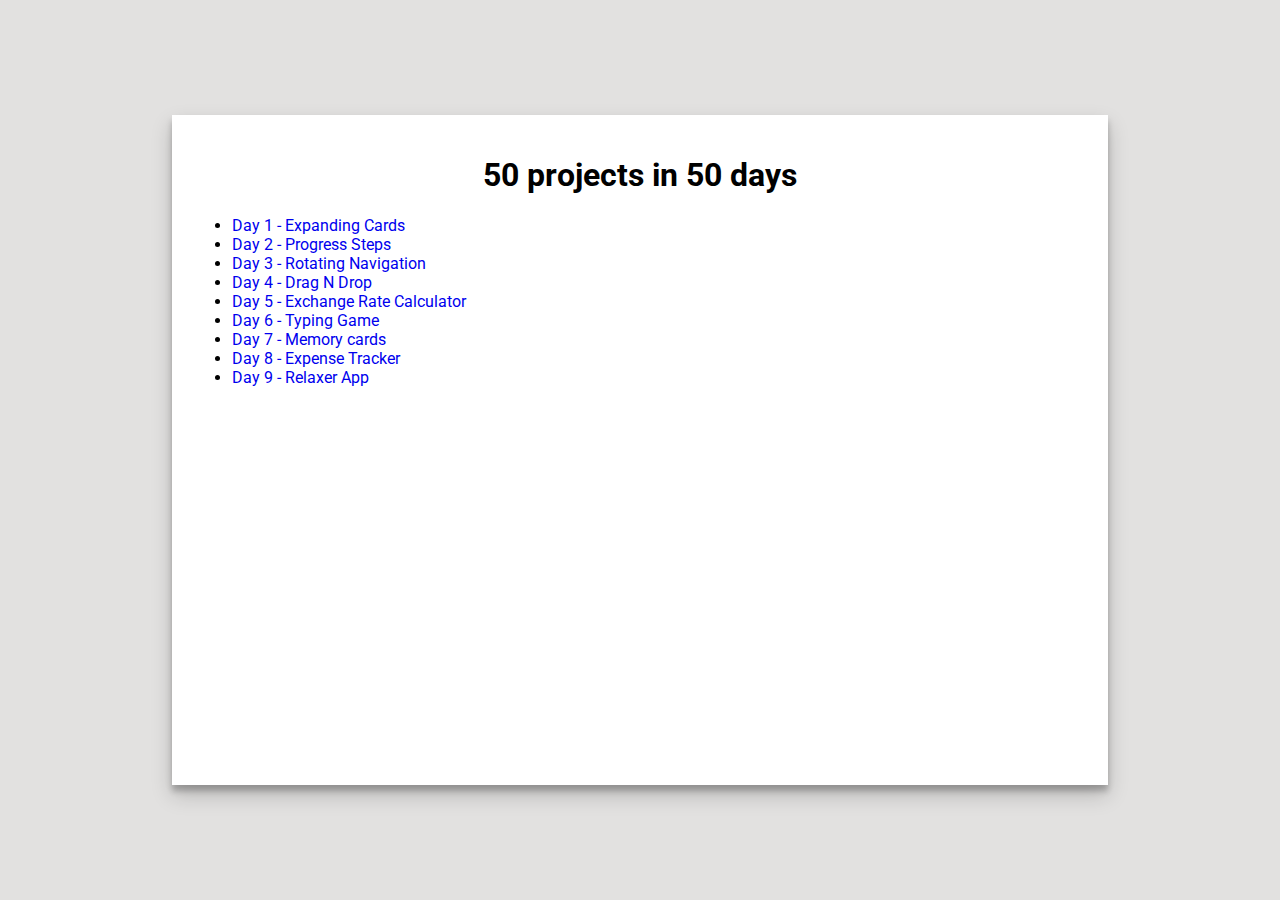
<file: index.html>
<!DOCTYPE html>
<html lang="en">

<head>
	<meta charset="UTF-8">
	<meta http-equiv="X-UA-Compatible" content="IE=edge">
	<meta name="viewport" content="width=device-width, initial-scale=1.0">
	<title>50 projects in 50 days</title>
	<link rel="stylesheet" href="style.css">
</head>

<body>
	<div class="container">
		<h1 class="page-title">50 projects in 50 days</h1>
		<ul class="project-list">
			<li class="project">
				<a href="Day%201%20-%20Expanding%20Cards/index.html">Day 1 - Expanding Cards</a>
			</li>

			<li class="project">
				<a href="Day%202%20-%20Progress%20Steps/index.html">Day 2 - Progress Steps</a>
			</li>

			<li class="project">
				<a href="Day%203%20-%20Rotating%20Navigation/index.html">Day 3 - Rotating Navigation</a>
			</li>

			<li class="project">
				<a href="Day%204%20-%20Drag%20N%20Drop/index.html">Day 4 - Drag N Drop</a>
			</li>

			<li class="project">
				<a href="Day%205%20-%20Exchange%20Rate%20Calculator/index.html">Day 5 - Exchange Rate Calculator</a>
			</li>

			<li class="project">
				<a href="Day%206%20-%20Typing%20Game/index.html">Day 6 - Typing Game</a>
			</li>

			<li class="project">
				<a href="Day%207%20-%20Memory%20Cards/index.html">Day 7 - Memory cards</a>
			</li>

			<li class="project">
				<a href="Day%208%20-%20Expense%20Tracker/index.html">Day 8 - Expense Tracker</a>
			</li>

			<li class="project">
				<a href="Day%209%20-%20Relaxer%20App/index.html">Day 9 - Relaxer App</a>
			</li>
		</ul>
	</div>
</body>

</html>
</file>
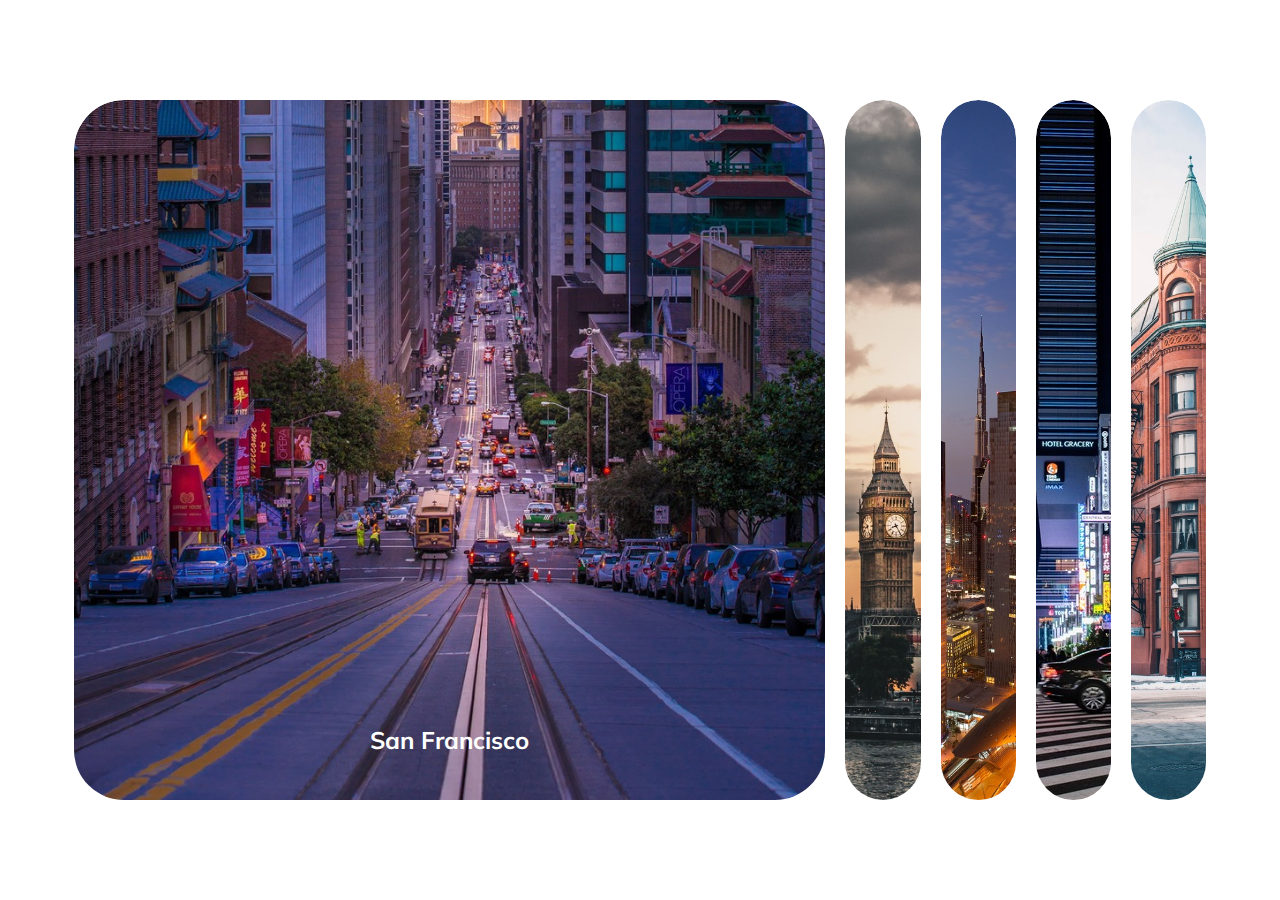
<file: Day 1 - Expanding Cards/index.html>
<!DOCTYPE html>
<html lang="en">
<head>
	<meta charset="UTF-8">
	<meta http-equiv="X-UA-Compatible" content="IE=edge">
	<meta name="viewport" content="width=device-width, initial-scale=1.0">
	<title>Expandings cards</title>

	<link rel="stylesheet" href="style.css">
	<script src="script.js" defer></script>
</head>
<body>
	<div class="container">
		<div class="panel active">
			<img class="panel__img" src="img/san-francisco.jpg" alt="San Francisco">
			<h3 class="panel__title">San Francisco</h3>
		</div>
		<div class="panel">
			<img class="panel__img" src="img/london.jpg" alt="London">
			<h3 class="panel__title">London</h3>
		</div>
		<div class="panel">
			<img class="panel__img" src="img/dubai.jpg" alt="Dubai">
			<h3 class="panel__title">Dubai</h3>
		</div>
		<div class="panel">
			<img class="panel__img" src="img/tokyo.jpg" alt="Tokyo">
			<h3 class="panel__title">Tokyo</h3>
		</div>
		<div class="panel">
			<img class="panel__img" src="img/toronto.jpg" alt="Toronto">
			<h3 class="panel__title">Toronto</h3>
		</div>
	</div>
</body>
</html>
</file>
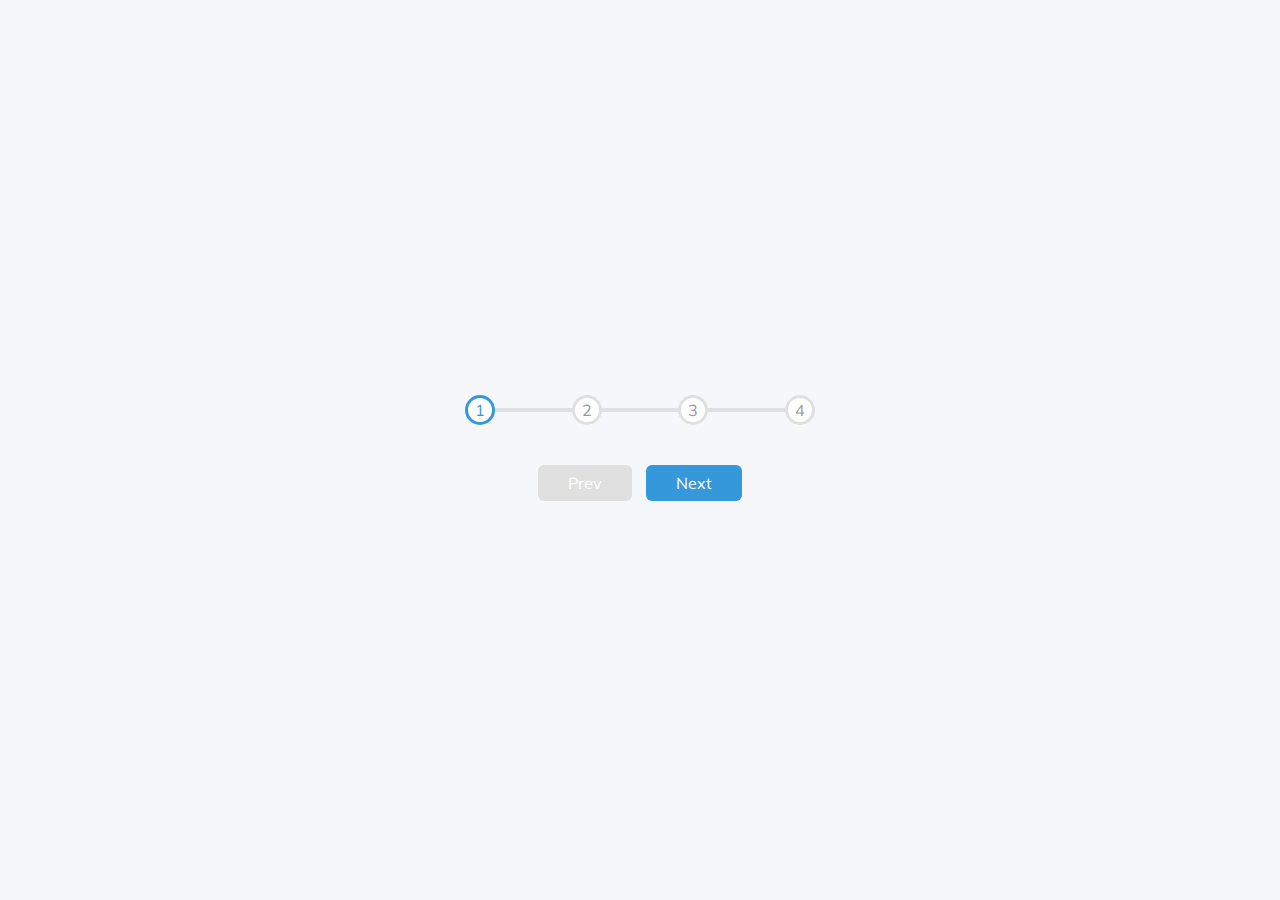
<file: Day 2 - Progress Steps/index.html>
<!DOCTYPE html>
<html lang="en">
<head>
	<meta charset="UTF-8">
	<meta http-equiv="X-UA-Compatible" content="IE=edge">
	<meta name="viewport" content="width=device-width, initial-scale=1.0">
	
	<title>Progress Steps</title>

	<link rel="stylesheet" href="style.css">
	<script src="script.js" defer></script>
</head>
<body>
	<div class="container">
		<div class="progress-container">
			<div class="progress" id="progress"></div>
			<div class="circle active">1</div>
			<div class="circle">2</div>
			<div class="circle">3</div>
			<div class="circle">4</div>
		</div>
		<button class="btn" id="prev" disabled>Prev</button>
		<button class="btn" id="next">Next</button>
	</div>
</body>
</html>
</file>
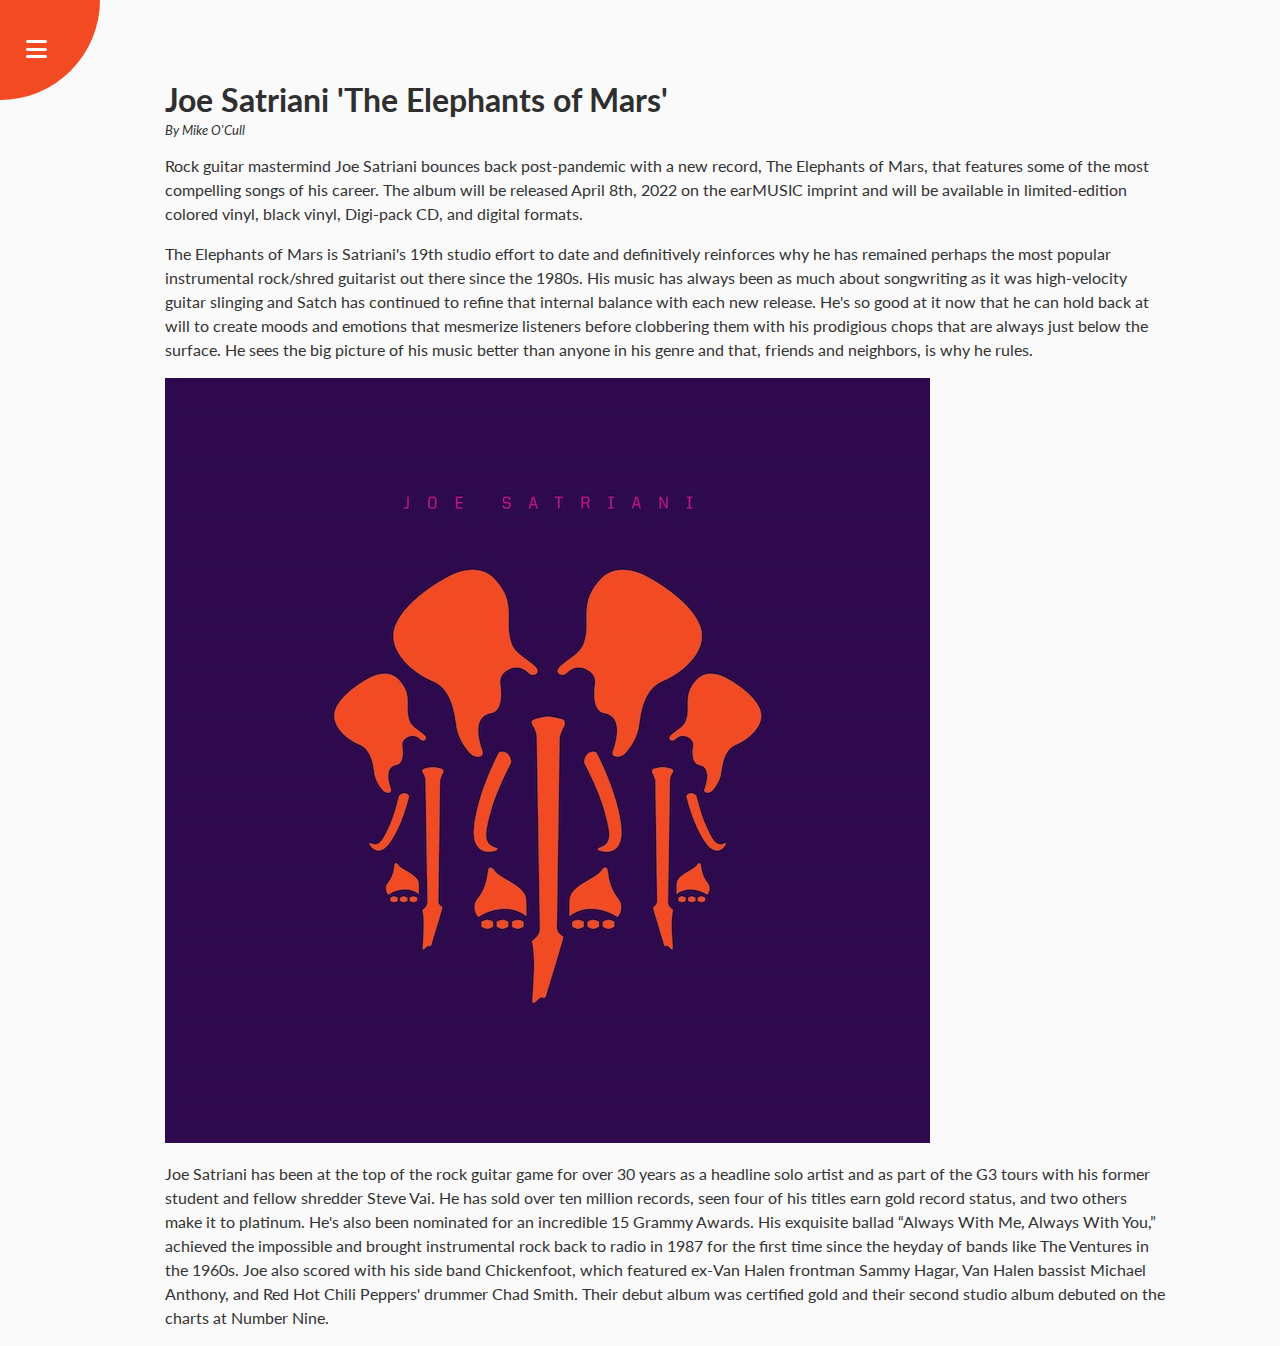
<file: Day 3 - Rotating Navigation/index.html>
<!DOCTYPE html>
<html lang="en">
<head>
	<meta charset="UTF-8">
	<meta http-equiv="X-UA-Compatible" content="IE=edge">
	<meta name="viewport" content="width=device-width, initial-scale=1.0">

	<title>Rotating Navigation</title>

	<link rel="stylesheet" href="https://cdnjs.cloudflare.com/ajax/libs/font-awesome/6.1.1/css/all.min.css">
	<link rel="stylesheet" href="style.css">
	<script src="script.js" defer></script>
</head>
<body>
	<div class="container">
		<div class="circle-container">
			<div class="circle">
				<button id="close">
					<i class="fas fa-times"></i>
				</button>
				<button id="open">
					<i class="fas fa-bars"></i>
				</button>
			</div>
		</div>
		<div class="content show-nav">
			<h1 class="page-title">Joe Satriani 'The Elephants of Mars'</h1>
			<small class="text-author">By Mike O'Cull</small>
			<p class="page-text">Rock guitar mastermind Joe Satriani bounces back post-pandemic with a new record, The Elephants of Mars, that features
			some of the most compelling songs of his career. The album will be released April 8th, 2022 on the earMUSIC imprint and
			will be available in limited-edition colored vinyl, black vinyl, Digi-pack CD, and digital formats.</p>
			<p class="page-text">The Elephants of Mars is Satriani's 19th studio effort to date and definitively reinforces why he has remained perhaps
			the most popular instrumental rock/shred guitarist out there since the 1980s. His music has always been as much about
			songwriting as it was high-velocity guitar slinging and Satch has continued to refine that internal balance with each
			new release. He's so good at it now that he can hold back at will to create moods and emotions that mesmerize listeners
			before clobbering them with his prodigious chops that are always just below the surface. He sees the big picture of his
			music better than anyone in his genre and that, friends and neighbors, is why he rules.</p>
			<div class="img-wrapper">
				<img class="page-img" src="img/elephants.jpg" alt="Joe Satriani ‘The Elephants of Mars'">
			</div>
			<p class="page-text">
				Joe Satriani has been at the top of the rock guitar game for over 30 years as a headline solo artist and as part of the
				G3 tours with his former student and fellow shredder Steve Vai. He has sold over ten million records, seen four of his
				titles earn gold record status, and two others make it to platinum. He's also been nominated for an incredible 15 Grammy
				Awards. His exquisite ballad “Always With Me, Always With You,” achieved the impossible and brought instrumental rock
				back to radio in 1987 for the first time since the heyday of bands like The Ventures in the 1960s. Joe also scored with
				his side band Chickenfoot, which featured ex-Van Halen frontman Sammy Hagar, Van Halen bassist Michael Anthony, and Red
				Hot Chili Peppers' drummer Chad Smith. Their debut album was certified gold and their second studio album debuted on the
				charts at Number Nine.
			</p>
		</div>
	</div>
			<nav class="page-nav">
				<ul class="page-nav__list">
					<li class="page__nav__item">
						<a class="page-nav__link" href="#">
							<i class="page-nav__icon fas fa-home"></i>
							<span>Home</span>
						</a>
					</li>
					<li class="page__nav__item">
						<a class="page-nav__link" href="#">
							<i class="page-nav__icon fas fa-user-alt"></i>
							<span>About</span>
						</a>
					</li>
					<li class="page__nav__item">
						<a class="page-nav__link" href="#">
							<i class="page-nav__icon fas fa-envelope"></i>
							<span>Contacts</span>
						</a>
					</li>
				</ul>
			</nav>
</body>
</html>
</file>
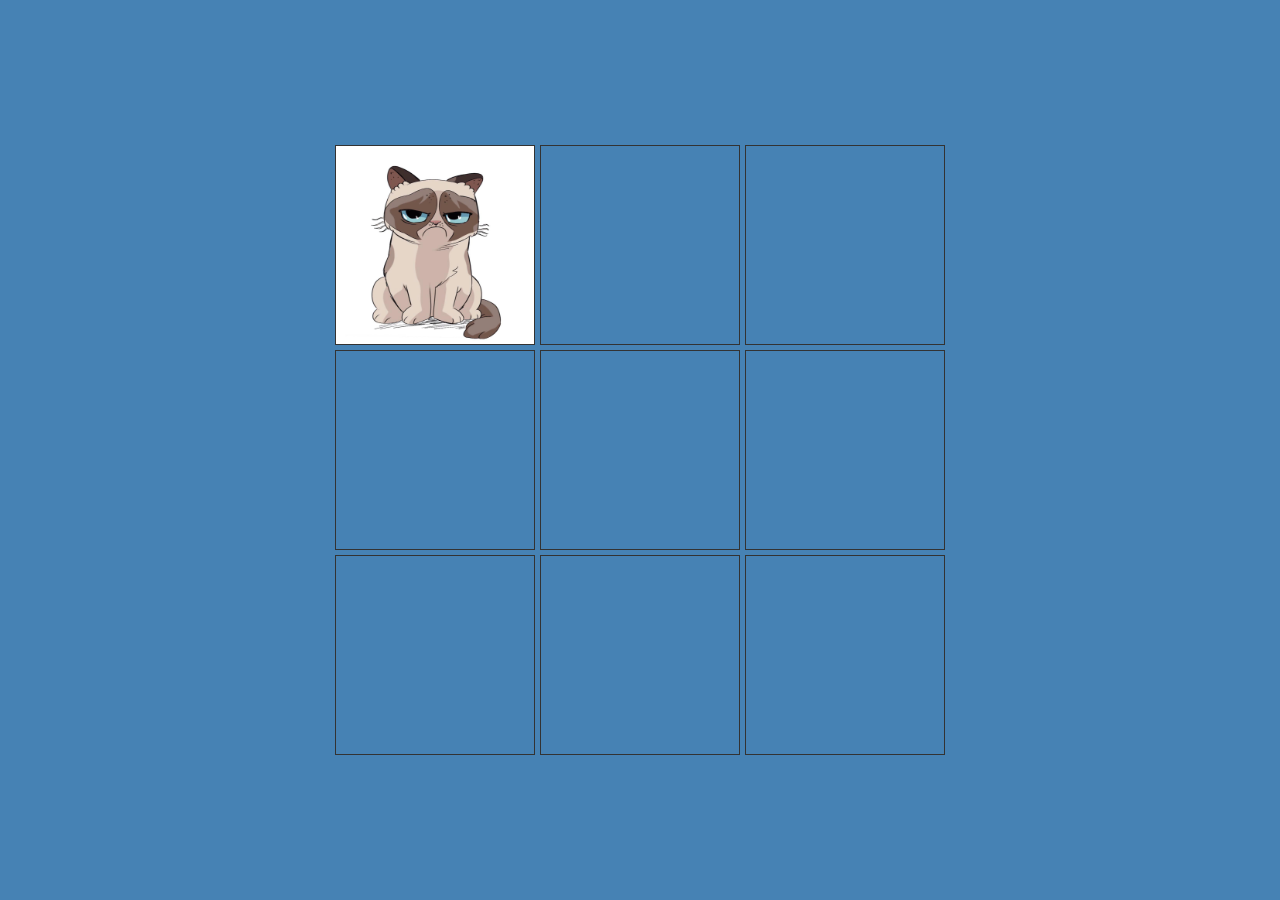
<file: Day 4 - Drag N Drop/index.html>
<!DOCTYPE html>
<html lang="en">
<head>
	<meta charset="UTF-8">
	<meta http-equiv="X-UA-Compatible" content="IE=edge">
	<meta name="viewport" content="width=device-width, initial-scale=1.0">

	<title>Drag N Drop</title>

	<link rel="stylesheet" href="style.css">
	<script src="script.js" defer></script>

</head>
<body>
	<div class="container">
		<div class="empty-box">
			<div class="fill" draggable="true" data-img=""></div>
		</div>
		<div class="empty-box"></div>
		<div class="empty-box"></div>
		<div class="empty-box"></div>
		<div class="empty-box"></div>
		<div class="empty-box"></div>
		<div class="empty-box"></div>
		<div class="empty-box"></div>
		<div class="empty-box"></div>
	</div>
	
</body>
</html>
</file>
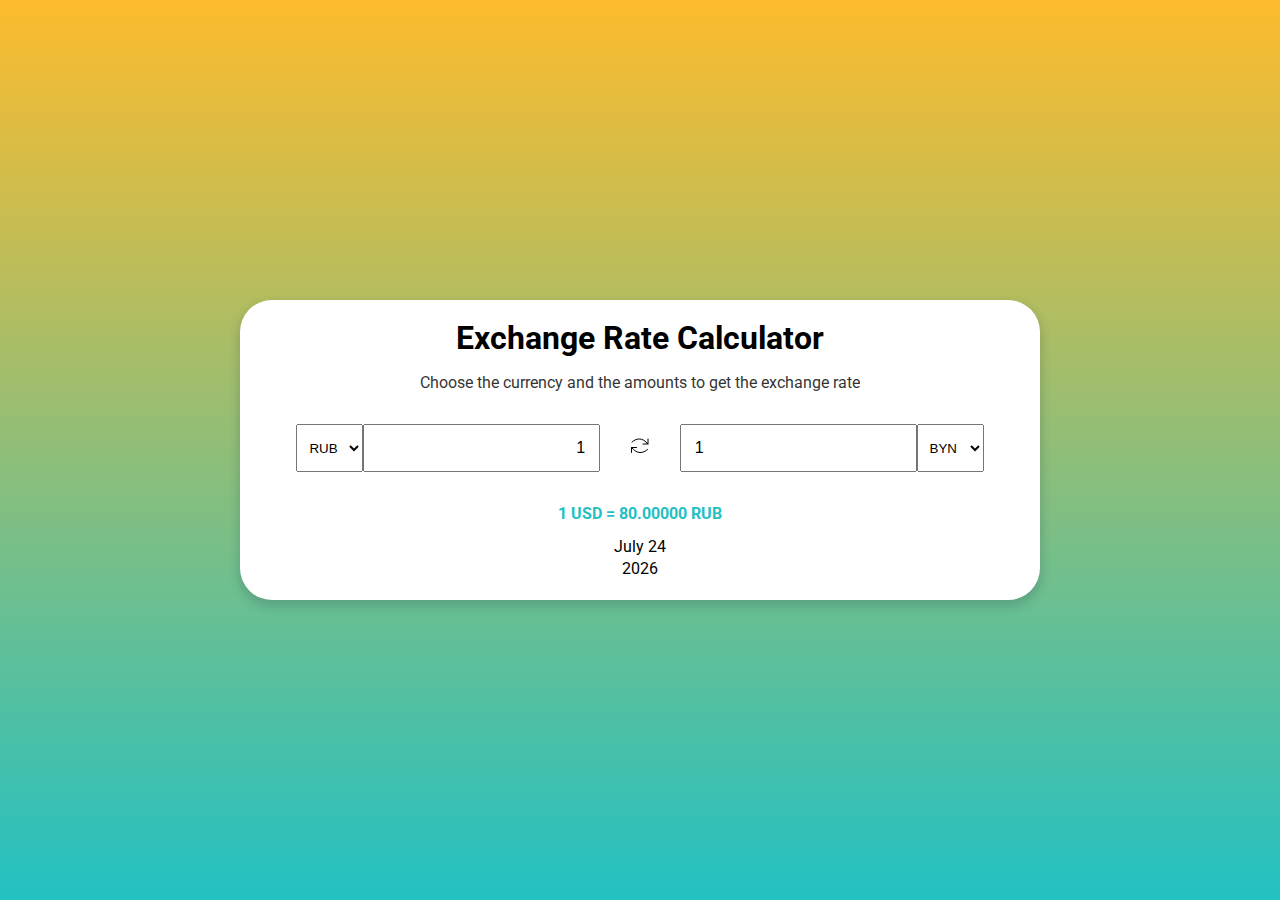
<file: Day 5 - Exchange Rate Calculator/index.html>
<!DOCTYPE html>
<html lang="en">
<head>
	<meta charset="UTF-8">
	<meta http-equiv="X-UA-Compatible" content="IE=edge">
	<meta name="viewport" content="width=device-width, initial-scale=1.0">

	<title>Exchange Rate Calculatort</title>

	<link rel="stylesheet" href="style.css">
	<script src="script.js" defer></script>
</head>
<body>
	<div class="container">
		<h1 class="page-title">Exchange Rate Calculator</h1>
		<p class="page-description">Choose the currency and the amounts to get the exchange rate</p>
		<div class="wrapper">
			<div class="currency">
				<select id="currency-one">
					<option value="RUB" selected>RUB</option>
					<option value="BYN">BYN</option>
					<option value="USD">USD</option>
					<option value="EUR">EUR</option>
					<option value="GBP">GBP</option>
				</select>
				<input type="number" id="amount-one" placeholder="0" value="1">
			</div>
			<div class="swap-rate-container">
				<button class="swap-btn" id="swap">
					<svg xmlns="http://www.w3.org/2000/svg" width="21px" height="21px" viewBox="0 0 21 21">
						<g fill="none" fill-rule="evenodd" stroke="currentColor" stroke-linecap="round" stroke-linejoin="round"
							transform="matrix(0 1 -1 0 18.5 2.5)">
							<g transform="matrix(0 -1 1 0 .5 16.5)">
								<path d="m16 0v5h-5" transform="matrix(0 1 1 0 11 -11)" />
								<path d="m16 5c-2.8366699-3.33333333-5.6700033-5-8.5-5-2.82999674 0-5.32999674 1-7.5 3" />
							</g>
							<g transform="matrix(0 1 -1 0 14 1)">
								<path d="m16 0v5h-5" transform="matrix(0 1 1 0 11 -11)" />
								<path d="m16 5c-2.8366699-3.33333333-5.6700033-5-8.5-5-2.82999674 0-5.32999674 1-7.5 3" />
							</g>
						</g>
					</svg>
				</button>
			</div>
			<div class="currency currency--right">
				<select id="currency-two">
					<option value="RUB">RUB</option>
					<option value="BYN" selected>BYN</option>
					<option value="USD">USD</option>
					<option value="EUR">EUR</option>
					<option value="GBP">GBP</option>
				</select>
				<input type="number" id="amount-two" placeholder="0" value="1">
			</div>
		</div>
		<div class="rate" id="rate">1 USD = 80.00000 RUB</div>
		<div class="current-data">18 April 2022</div>
	</div>

	
</body>
</html>
</file>
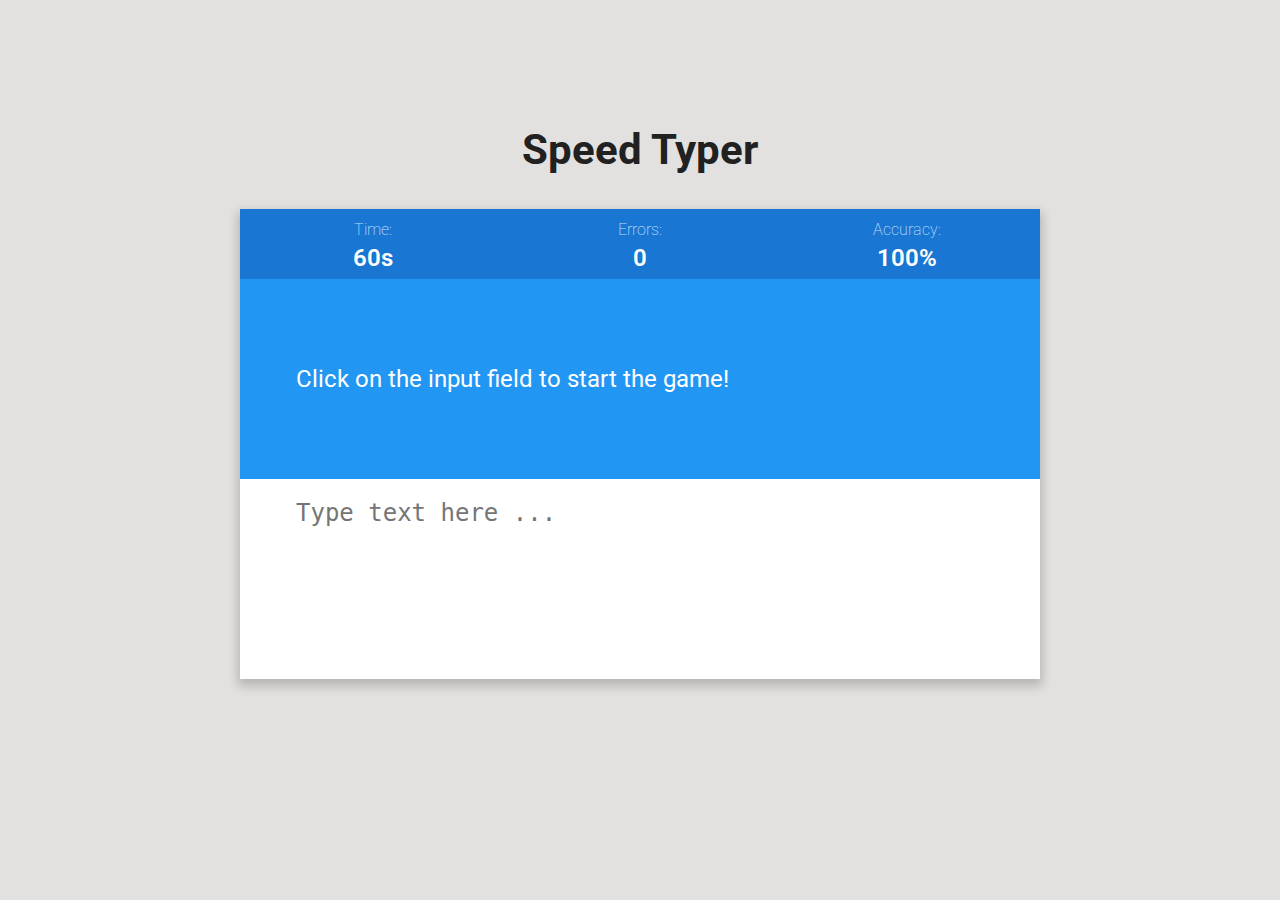
<file: Day 6 - Typing Game/index.html>
<!DOCTYPE html>
<html lang="en">
<head>
	<meta charset="UTF-8">
	<meta http-equiv="X-UA-Compatible" content="IE=edge">
	<meta name="viewport" content="width=device-width, initial-scale=1.0">

	<title>Typing Game</title>

	<link rel="stylesheet" href="style.css">
	<script src="script.js" defer></script>
</head>
<body>
	<h2 class="game-title">Speed Typer</h2>
	<div class="game-container">
		<div class="game-panel">
			<div class="indicator timer">
				<p class="indicator__header">Time:</p>
				<p class="indicator__value" id="timer-value">60s</p>
			</div>
			<div class="indicator errors">
				<p class="indicator__header">Errors:</p>
				<p class="indicator__value" id="errors-value">0</p>
			</div>
			<div class="indicator accuracy">
				<p class="indicator__header">Accuracy:</p>
				<p class="indicator__value" id="accuracy-value">100%</p>
			</div>
		</div>
		<div class="quote">
			<p class="quote__text">
				Click on the input field to start the game!
			</p>
		</div>
		<div class="user-input">
			<textarea class="user-input__area" id="input-area" placeholder="Type text here ..."></textarea>
		</div>
		<div class="results hidden">
			<h3 class="results__title">Game over!</h3>
			<div class="results-wrapper">
				<div class="results__score">
					<div class="indicator chars">
						<p class="indicator__header">Characters:</p>
						<p class="indicator__value" id="results-chars">0</p>
					</div>
				</div>
				<div class="results__score">
					<div class="indicator errors">
						<p class="indicator__header">Errors:</p>
						<p class="indicator__value" id="results-errors">0</p>
					</div>
				</div>
				<div class="results__score">
					<div class="indicator accuracy">
						<p class="indicator__header">Accuracy:</p>
						<p class="indicator__value" id="results-accuracy">100%</p>
					</div>
				</div>
			</div>
			<button class="game-button">Play again!</button>
		</div>
	</div>
</body>
</html>
</file>
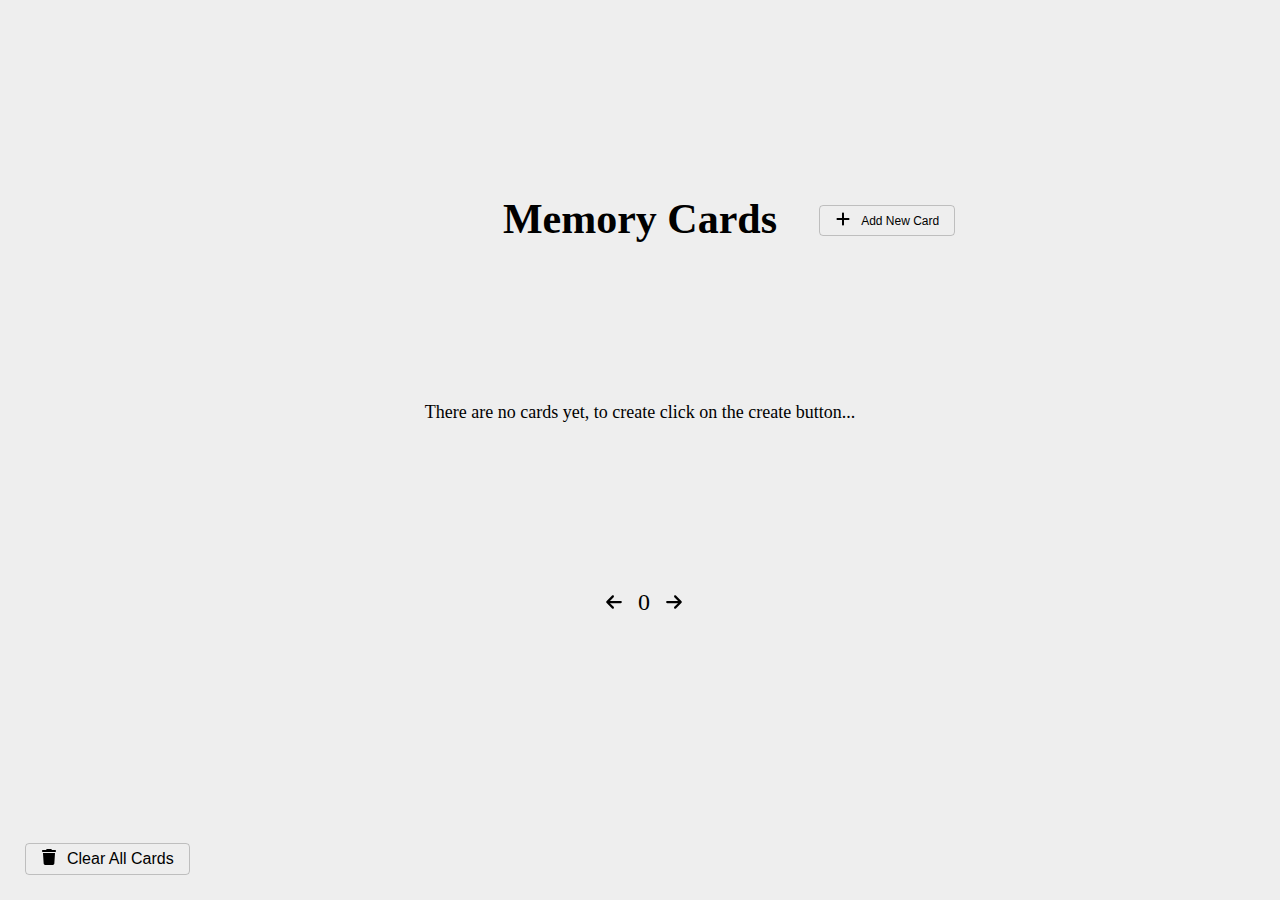
<file: Day 7 - Memory Cards/index.html>
<!DOCTYPE html>
<html lang="en">
<head>
	<meta charset="UTF-8">
	<meta http-equiv="X-UA-Compatible" content="IE=edge">
	<meta name="viewport" content="width=device-width, initial-scale=1.0">

	<title>Memory Cards</title>

	<link rel="stylesheet" href="style.css">
	<script src="script.js" defer></script>
</head>
<body>
	<div class="page-container">
		<header class="page-header">
			<h1 class="page-header__title">
				Memory Cards
				<button class="page-button new-cards page-header__button">
					<i>
						<svg id="button-icon" xmlns="http://www.w3.org/2000/svg" viewBox="0 0 448 512">
							<path
								d="M432 256c0 17.69-14.33 32.01-32 32.01H256v144c0 17.69-14.33 31.99-32 31.99s-32-14.3-32-31.99v-144H48c-17.67 0-32-14.32-32-32.01s14.33-31.99 32-31.99H192v-144c0-17.69 14.33-32.01 32-32.01s32 14.32 32 32.01v144h144C417.7 224 432 238.3 432 256z" />
						</svg>
					</i>
					Add New Card
				</button>
			</h1>

		</header>
		<main class="page-main">
			<div class="cards-container">
				<p>There are no cards yet, to create click on the create button...</p>
			</div>
			<nav class="cards-nav">
				<button class="cards-nav__button cards-nav__prev" id="prev-card">
					<i>
						<svg id="prev-icon" xmlns="http://www.w3.org/2000/svg" viewBox="0 0 448 512">
							<path
								d="M447.1 256C447.1 273.7 433.7 288 416 288H109.3l105.4 105.4c12.5 12.5 12.5 32.75 0 45.25C208.4 444.9 200.2 448 192 448s-16.38-3.125-22.62-9.375l-160-160c-12.5-12.5-12.5-32.75 0-45.25l160-160c12.5-12.5 32.75-12.5 45.25 0s12.5 32.75 0 45.25L109.3 224H416C433.7 224 447.1 238.3 447.1 256z" />
						</svg>
					</i>
					Prev
				</button>
				<p class="cards-nav__count">0</p>
				<button class="cards-nav__button cards-nav__next" id="next-card">
					<i>
						<svg id="next-icon" xmlns="http://www.w3.org/2000/svg" viewBox="0 0 448 512">
							<path
								d="M438.6 278.6l-160 160C272.4 444.9 264.2 448 256 448s-16.38-3.125-22.62-9.375c-12.5-12.5-12.5-32.75 0-45.25L338.8 288H32C14.33 288 .0016 273.7 .0016 256S14.33 224 32 224h306.8l-105.4-105.4c-12.5-12.5-12.5-32.75 0-45.25s32.75-12.5 45.25 0l160 160C451.1 245.9 451.1 266.1 438.6 278.6z" />
						</svg>
					</i>
					Next
				</button>
			</nav>
		</main>
	</div>
	<footer class="page-footer">
		<div class="cards-menu">
			<button class="page-button clear-cards">
				<i>
					<svg id="button-icon" xmlns="http://www.w3.org/2000/svg" viewBox="0 0 448 512">
						<path
							d="M135.2 17.69C140.6 6.848 151.7 0 163.8 0H284.2C296.3 0 307.4 6.848 312.8 17.69L320 32H416C433.7 32 448 46.33 448 64C448 81.67 433.7 96 416 96H32C14.33 96 0 81.67 0 64C0 46.33 14.33 32 32 32H128L135.2 17.69zM394.8 466.1C393.2 492.3 372.3 512 346.9 512H101.1C75.75 512 54.77 492.3 53.19 466.1L31.1 128H416L394.8 466.1z" />
					</svg>
				</i>
				Clear All Cards
			</button>
		</div>
	</footer>
	<div class="add-container hidden">
		<div class="add-container__wrapper">
			<h2 class="add-container__title">Add new card</h2>
			<button class="close-button add-container__close">
				<i>
					<svg id="close-icon" xmlns="http://www.w3.org/2000/svg" viewBox="0 0 320 512">
						<path
							d="M310.6 361.4c12.5 12.5 12.5 32.75 0 45.25C304.4 412.9 296.2 416 288 416s-16.38-3.125-22.62-9.375L160 301.3L54.63 406.6C48.38 412.9 40.19 416 32 416S15.63 412.9 9.375 406.6c-12.5-12.5-12.5-32.75 0-45.25l105.4-105.4L9.375 150.6c-12.5-12.5-12.5-32.75 0-45.25s32.75-12.5 45.25 0L160 210.8l105.4-105.4c12.5-12.5 32.75-12.5 45.25 0s12.5 32.75 0 45.25l-105.4 105.4L310.6 361.4z" />
					</svg>
				</i>
				Close form
			</button>
			<div class="form-group">
				<label for="question">Question:</label>
				<textarea id="question" placeholder="Enter question..."></textarea>
			</div>
			<div class="form-group">
				<label for="answer">Answer:</label>
				<textarea id="answer" placeholder="Enter answer..."></textarea>
			</div>
			<div class="form-group add-image">
				<label class="add-image-area" for="card-image">click to attach photo</label>
				<input class="hidden" type="file" id="card-image">
			</div>
			<buton class="page-button page-button--fill add-container__button">Add Card</buton>
		</div>
	</div>
</body>
</html>
</file>
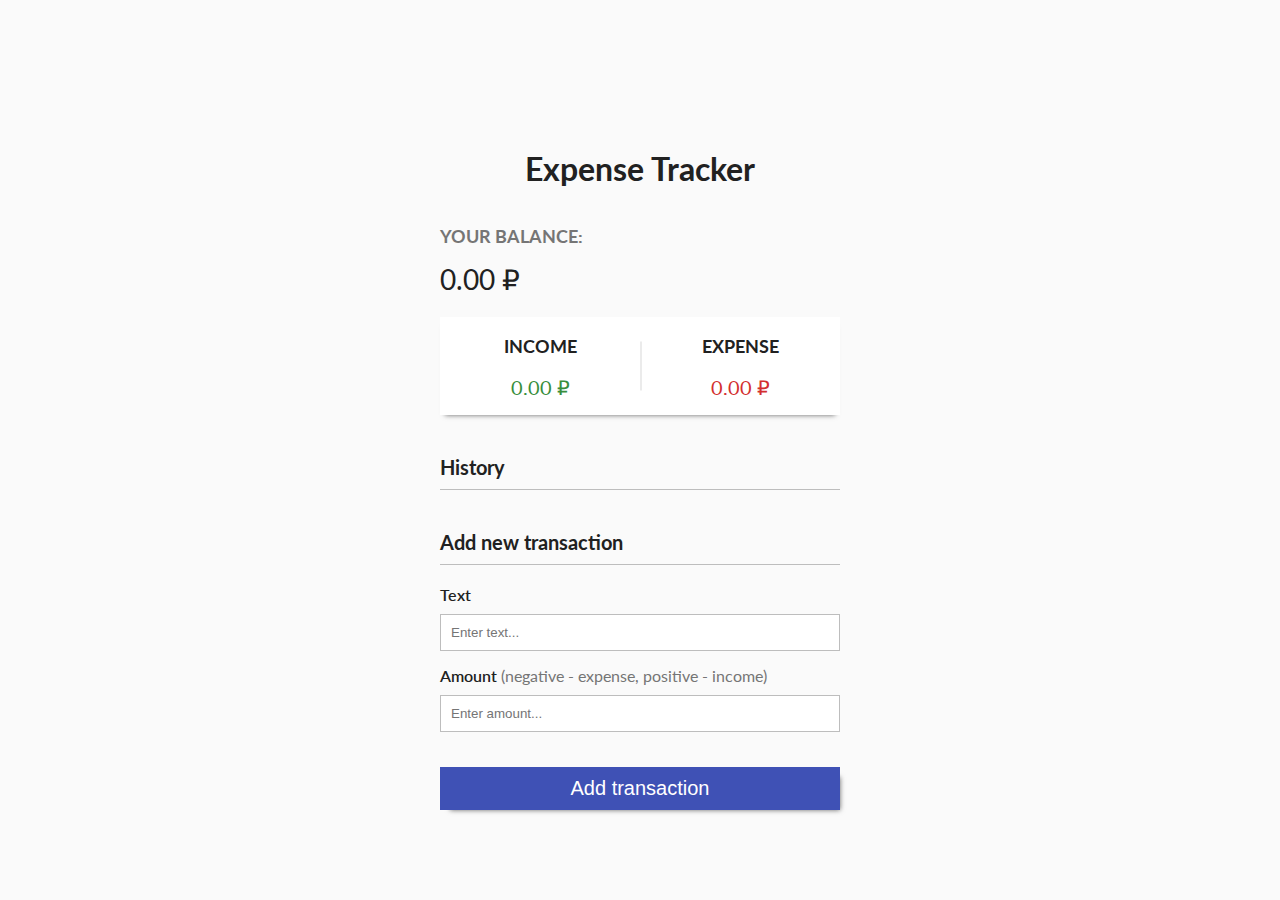
<file: Day 8 - Expense Tracker/index.html>
<!DOCTYPE html>
<html lang="en">
<head>
	<meta charset="UTF-8">
	<meta http-equiv="X-UA-Compatible" content="IE=edge">
	<meta name="viewport" content="width=device-width, initial-scale=1.0">
	
	<title>Expense Tracker</title>

	<link rel="stylesheet" href="style.css">
	<script src="script.js" defer></script>
</head>
<body>
	<div class="container">
		<h1>Expense Tracker</h1>
		<div class="balance">
			<h2 class="balance__title">Your balance:</h2>
			<span class="balance__amount">0.00 ₽</span>
		</div>
		<div class="balance-details">
			<div class="balance-fild balance-fild--inc">
				<h3 class="balance-fild__title">Income</h3>
				<span class="balance-fild__amount" id="money-plus">+0.00 ₽</span>
			</div>
			<div class="balance-fild balance-fild--exp">
				<h3 class="balance-fild__title">Expense</h4>
				<span class="balance-fild__amount" id="money-minus">-0.00 ₽</span>
			</div>
		</div>
		<div class="history">
			<h3 class="block-title history__title">History</h3>
			<ul id="history-list" class="history__list"></ul>
		</div>
		<div class="add-new-transaction">
			<h3 class="block-title add-new-transaction__title">Add new transaction</h3>
			<form id="transaction-form">
				<div class="form-control">
					<label for="transaction-text">Text</label>
					<input type="text" id="transaction-text" placeholder="Enter text..." />
				</div>
				<div class="form-control">
					<label for="transaction-amount">Amount <span>(negative - expense, positive - income)</span></label>
					<input type="number" id="transaction-amount" placeholder="Enter amount..." />
				</div>
				<button class="form-control__btn">Add transaction</button>
			</form>
		</div>
	</div>	
</body>
</html>
</file>
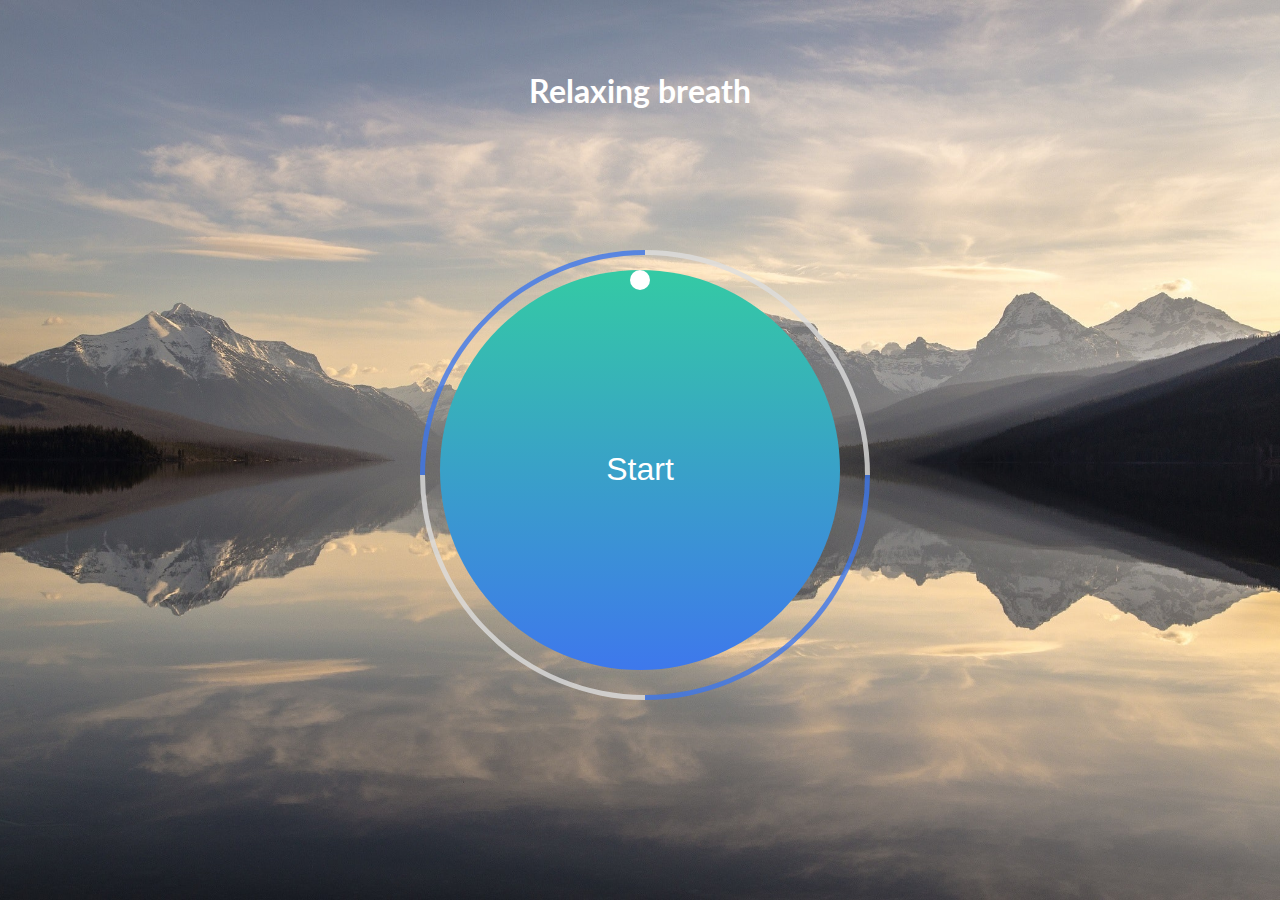
<file: Day 9 - Relaxer App/index.html>
<!DOCTYPE html>
<html lang="en">

<head>
	<meta charset="UTF-8">
	<meta http-equiv="X-UA-Compatible" content="IE=edge">
	<meta name="viewport" content="width=device-width, initial-scale=1.0">
	<title>Relaxing breath</title>

	<link rel="stylesheet" href="style.css">
	<script src="script.js" defer></script>
</head>

<body>
	<h1 class="page-title">Relaxing breath</h1>
	<div class="container">
		<div class="circle">
			<div class="circle__scale"></div>
			<p class="circle__text hidden">Breathe in!</p>
			<button class="circle__button page-button">Start</button>
			<div class="arrow">
				<span class="arrow__pointer"></span>
			</div>
		</div>
	</div>
</body>

</html>
</file>
<file: style.css>
@import url('https://fonts.googleapis.com/css2?family=Roboto:wght@300&display=swap');

body {
	display: flex;
	justify-content: center;
	align-items: center;

	height: 100vh;
	width: 100vw;

	margin: 0;

	background: #e2e1e0;
	font-family: 'Roboto', sans-serif;
}

.container {
	width: 70vw;
	height: 70vh;

	padding: 20px;

	background: #fff;
	box-shadow: 0 10px 20px rgba(0, 0, 0, 0.19), 0 6px 6px rgba(0, 0, 0, 0.23);
}

.page-title {
	text-align: center;
}

.project a {
	text-decoration: none;
}
</file>
<file: Day 1 - Expanding Cards/style.css>
@import url('https://fonts.googleapis.com/css2?family=Mulish:wght@300&display=swap');

body {
	display: flex;
	justify-content: center;

	height: 100vh;
	margin: 0;

	align-items: center;
	font-family: 'Mulish', sans-serif;
	color: #fff;
}

.container {
	display: flex;
	height: 80vh;
	width: 90vw;
}

.panel {
	flex: 0.5;
	margin: 10px;
	
	border-radius: 50px;
	cursor: pointer;
	transition: flex 0.7s ease-in;
	overflow: hidden;

	position: relative;
}

.panel__img {
	height: 80vh;
	width: 100%;

	object-fit: cover;
	object-position: bottom;
	border-radius: 50px;
	transition: center 0.4s ease-in;
}

.panel__title {
	position: absolute;
	bottom: 3%;

	display: block;
	width: 100%;

	font-size: 24px;
	text-align: center;

	opacity: 0;
}

.panel.active {
	flex: 5;
}

.panel.active h3{
	opacity: 1;
	transition: opacity 0.3s ease-in 0.4s;
}

@media (max-width: 480px) {
	.container {
		width: 100vw;
	}

	.panel:nth-of-type(4),
	.panel:nth-of-type(5) {
		display: none;
	}
}
</file>
<file: Day 2 - Progress Steps/style.css>
@import url('https://fonts.googleapis.com/css2?family=Mulish:wght@300&display=swap');

:root {
	--bg-color: #f6f7fb;
	--line-border-fill: #3498db;
	--line-border-empty: #e0e0e0;
}

* {
	box-sizing: border-box;
}

body {
	display: flex;
	width: 100vw;
	height: 100vh;
	margin: 0;
	font-family: "Mulish", sans-serif;
	background-color: var(--bg-color);
	justify-content: center;
	align-items: center;
}

.container {
	text-align: center;
}

.progress-container {
	position: relative;
	display: flex;
	width: 350px;
	justify-content: space-between;
	align-items: center;
	margin-bottom: 35px;
}

.progress-container::before {
	position: absolute;
	left: 0;
	z-index: -1;
	width: 100%;
	height: 4px;
	background-color: var(--line-border-empty);
	content: '';
}

.progress {
	position: absolute;
	left: 0;
	z-index: -1;
	width: 0;
	height: 4px;
	background-color: var(--line-border-fill);
	transition: 0.4s ease;
}

.circle {
	display: flex;
	width: 30px;
	height: 30px;
	margin: 0;
	font-size: 16px;
	text-align: center;
	color: #999;
	background-color: #fff;
	border: 3px solid var(--line-border-empty);
	border-radius: 50%;
	transition: 0.4s ease;
	justify-content: center;
	align-items: center;
}

.circle.active {
	color: var(--line-border-fill);
	border-color: var(--line-border-fill);
}

.btn {
	margin: 5px;
	padding: 8px 30px;
	font-family: inherit;
	font-size: 16px;
	text-align: center;
	color: #fff;
	background-color: var(--line-border-fill);
	border: none;
	border-radius: 6px;
	cursor: pointer;
}

.btn:active {
	transform: scale(.95);
}

.btn:focus {
	outline: 0;
}

.btn:disabled {
	background-color: var(--line-border-empty);
	transform: none;
	cursor: not-allowed;
}
</file>
<file: Day 3 - Rotating Navigation/style.css>
@import url('https://fonts.googleapis.com/css2?family=Lato:wght@300&display=swap');

* {
	box-sizing: border-box;
}

body {
	margin: 0;
	font-family: "Lato", sans-serif;
	overflow-x: hidden;
	background-color: #333;
	color: #222;
}

.container {
	display: flex;
	justify-content: center;
	position: relative;
	background-color: #fafafa;
	min-height: 100vh;
	width: 100vw;
	margin: 0;
	padding: 80px 50px 0 100px;
	transform-origin: top left;
	transition: transform 0.4s linear;
}

.container.show-nav {
	transform: rotate(-15deg);

}

.container.show-nav .circle {
	transform: rotate(-90deg);
}

.container.show-nav + .page-nav li {
	transform: translate(0%);
	transition-delay: 0.2s;
}

.circle-container {
	position: fixed;
	top: -100px;
	left: -100px;
}

.circle {
	width: 200px;
	height: 200px;
	border-radius: 50%;
	background-color: #f24a22;
	position: relative;
	transition: transform 0.4s linear;
}

.circle button {
	position: absolute;
	top: 100px;
	left: 100px;
	color: #fff;
	background-color: transparent;
	border: none;
	font-size: 24px;
	left: 50%;
	height: 100px;
	outline: none;
	cursor: pointer;
}

.circle button#close {
	top: 55%;
	transform: rotate(90deg);
	transform-origin: top left;
}

.circle button#open {
	left: 60%;
}

.circle button#close i {
	transform: rotate(15deg);
}

.content {
	max-width: 1000px;
}

.page-title {
	padding: 0;
	margin: 0;
	color: #2f2f2f;
}

.page-img {
	max-width: 100%;
}

.text-author {
	font-style: italic;
	color: #333;
}

.page-text {
	line-height: 1.5;
	color: #333;
}

.page-nav {
	position: fixed;
	bottom: 40px;
	left: 0;
	z-index: 100;
}

.page-nav__list {
	list-style-type: none;	
}

.page__nav__item {
	transform: translate(-100%);
	transition: transform 0.4s linear;
}

.page-nav__link {
	color: #fff;
	text-decoration: none;
	margin-bottom: 30px;
	display: inline-block;
}

.page-nav__link:hover {
	color: #f24a22;
}

.page-nav__icon {
	font-size: 15px;
	margin-right: 10px;
}

.page-nav__link span {
	text-transform: uppercase;
}

.page-nav__list li + li {
	margin-left: 15px;
	transform: translate(-150%);
}

.page-nav__list li + li + li {
	margin-left: 30px;
	transform: translate(-200%);
}
</file>
<file: Day 4 - Drag N Drop/style.css>
* {
	box-sizing: border-box;
}

body {
	margin: 0;
	width: 100vw;
	height: 100vh;
	display: flex;
	justify-content: center;
	align-items: center;
	background-color: steelblue;
}

.container {
	display: grid;
	grid-template-columns: 1fr 1fr 1fr;
	grid-gap: 0.3em;
}

.empty-box {
	width: 200px;
	height: 200px;
	border: 1px solid #333;
}

.fill {
	height: 100%;
	width: 100%;

	background: url('img/grumpy.jpg') no-repeat;
	background-size: cover;
}

.hold {
	border: 5px solid #e9e9e9;
}

.hovered {
	background-color: #444;
	border: 5px dashed #000;
}
</file>
<file: Day 5 - Exchange Rate Calculator/style.css>
@import url('https://fonts.googleapis.com/css2?family=Roboto:wght@300&display=swap');

:root {
	--rate-color: #22c0c3;
}

* {
	box-sizing: border-box;
}

body {
	margin: 0;
	display: flex;
	justify-content: center;
	align-items: center;

	font-family: "Roboto", sans-serif;

	width: 100vw;
	height: 100vh;

	background: linear-gradient(0deg, rgba(34,193,195,1) 0%, rgba(253,187,45,1) 100%);
}

input::-webkit-outer-spin-button,
input::-webkit-inner-spin-button {
    -webkit-appearance: none;
    margin: 0;
}

.container {
	width: 80vw;
	height: 30vw;
	max-width: 800px;
	min-width: 260px;
	max-height: 300px;
	background-color: #fff;
	border-radius: 2rem;
	box-shadow: 0px 5px 10px 2px rgba(34, 60, 80, 0.2);
	
	display: flex;
	flex-direction: column;
	align-items: center;
	justify-content: center;
}

.page-title {
	margin: 0;
	margin-bottom: 1rem;
	padding: 0;
}

.page-description {
	margin: 0;
	margin-bottom: 2rem;
	padding: 0;
	opacity: 0.8;
}

.wrapper {
	display: flex;
	justify-content: center;
	margin-bottom: 2rem;
	width: 100%;
	padding: 0 1rem;
}
.currency {
	display: flex;
}

.currency--right {
	display: flex;
	flex-direction: row-reverse;
}

.currency select {
	flex-grow: 0.1;
	padding: 0.5rem;
	text-align: left;
}

.currency input {
	padding: 0.8rem;
	text-align: right;
	font-size: 16px;
}

.currency--right input {
	text-align: left;
}

.swap-btn {
	height: 100%;
	width: 80px;
	border: none;
	background: none;
	cursor: pointer;
	transition: transform 0.1s ease-in;
}

.swap-btn:active {
	transform: scale(.9);
}

.rate {
	margin-bottom: 0.8rem;
	color: var(--rate-color);
	font-weight: bold;
}

.current-data {
	text-align: center;
	width: 80px;
	line-height: 1.4rem;
}

@media (max-width: 900px) {
	.container {
		min-height: 50vh;
		padding: 1rem;
		text-align: center;
	}

	.page-title {
		margin-bottom: 1rem;
	}

	.page-description {
		margin-bottom: 2rem;
	}

	.wrapper {
		flex-direction: column;
		justify-content: space-between;
		height: 35%;
		width: 80%;
	}

	.currency--right {
		flex-direction: row;
	}

	.currency input {
		flex-grow: 2;
		text-align: left;
	}

	.swap-rate-container {
		margin-right: auto;
	}

}
</file>
<file: Day 6 - Typing Game/style.css>
@import url('https://fonts.googleapis.com/css2?family=Roboto:wght@300&display=swap');

:root {
	--bg-color: #E2E1E0;
	--primary-color: #2196F3;

	--dark-primary: #1976d2;
	--light-primary: #BBDEFB;

	--text-color: #FFFFFF;
	--text-primary: #212121;
	--text-secondary:#757575;

	--accent-color: #8BC34A;
	--diveder-color: #BDBDBD;

	--error-color: #D32F2F;
}

* {
	box-sizing: border-box;
}

body {
	display: flex;
	width: 100vw;
	height: 100vh;
	margin: 0;
	padding: 10vh 0;
	font-family: "Roboto", sans-serif;
	background-color: var(--bg-color);
	flex-direction: column;
	align-items: center;
}

.game-title {
	font-size: 42px;
	color: var(--text-primary);
}

.game-container {
	position: relative;
	display: flex;
	width: 800px;
	background-color: var(--primary-color);
	flex-direction: column;
	justify-content: space-between;
	box-shadow: 0px 5px 10px 2px rgba(0, 0, 0, 0.2);
}

.game-panel {
	display: flex;
	background-color: var(--dark-primary);
	box-shadow: 0px 5px 5px -5px rgba(0, 0, 0, 0.6);
}

.indicator {
	display: flex;
	height: 70px;
	color: var(--text-color);
	justify-content: center;
	align-items: center;
	flex-direction: column;
	flex: 1;
}

.indicator__header {
	margin: 5px 0 ;
	font-weight: 200;
	color: var(--light-primary);
}

.indicator__value {
	margin: 0;
	font-size: 24px;
	font-weight: 600;
}

.quote {
	display: flex;
	padding: 0 56px;
	background-color: var(--primary-color);
	min-height: 200px;
	align-items: center;
	justify-content: center;
}

.quote__text {
	width: 100%;
	margin: 0;
	font-size: 24px;
	font-weight: 400;
	color: var(--text-color);
}

.user-input {
	display: flex;
	padding: 20px 56px;
	background-color: #fff;
	justify-content: center;
	min-height: 200px;
}

.user-input__area {
	width: 100%;
	height: 100%;
	height: 100px;
	margin: 0;
	padding: 0;
	font-size: 24px;
	border: none;
	resize: none;
	outline: none;
}

.hidden {
	position: absolute;
	width: 1px;
	height: 1px;
	margin: -1px;
	padding: 0;
	border: 0;
	white-space: nowrap;
	clip-path: inset(100%);
	clip: rect(0 0 0 0);
	overflow: hidden;
}

.results {
	position: absolute;
	top: 0;
	left: 0;
	display: flex;
	width: 100%;
	height: 100%;
	color: var(--text-color);
	background-color: var(--primary-color);
	justify-content: center;
	align-items: center;
	flex-direction: column;
}

.results-wrapper {
	display: flex;
	width: 50%;
}

.results__title {
	margin: 0;
	font-size: 36px;
	margin-bottom: 18px;
}

.results__score {
	display: flex;
	width: 400px;
	margin-bottom: 42px;
}

.game-button {
	padding: 10px 20px;
	
	font-size: 24px;
	color: var(--text-color);	
	background-color: var(--accent-color);
	border: 1px solid var(--text-primar);
	border-radius: 2px;
	transition: transform 0.2s ease-in	;
	outline: none;
	cursor: pointer;
	    box-shadow: 0 3px 10px rgb(0 0 0 / 23%), 0 3px 10px rgb(0 0 0 / 16%);
}

.game-button:focus,
.game-button:hover {
	transform: scale(1.1);
}

.error {
	color: var(--error-color);
}

.correct {
	color: var(--accent-color);
}
</file>
<file: Day 7 - Memory Cards/style.css>
@import url('https://fonts.googleapis.com/css2?family=Lato:wght@300;400;700&display=swap');

:root {
	--bg-color: #eee;
	--bg-light-color: #fff;
	--card-color: #2aa9e0;
	--card-color-1: #2aa9e0;
	--card-color-2: #f39c12;
	--card-color-3: #27ae60;
	--card-color-4: #AD103C;
	--font-color: #000;
	--light-font-color: #fff;
	--border-hover-color: rgba(0, 0, 0, 1);
	--border-color: rgba(0, 0, 0, 0.2);
}


*, *::before, *::after {
	box-sizing: border-box;
}

body {
	position: relative;
	display: flex;
	flex-direction: column;
	justify-content: center;
	align-items: center;
	width: 100vw;
	height: 100vh;
	margin: 0;
	background-color: var(--bg-color);
	overflow: hidden;
}

.hidden {
	position: absolute;
	width: 1px;
	height: 1px;
	margin: -1px;
	padding: 0;
	border: 0;
	white-space: nowrap;
	clip-path: inset(100%);
	clip: rect(0 0 0 0);
	overflow: hidden;
}

/* Buttons */

.page-button {
	position: relative;
	display: flex;
	justify-content: space-between;
	align-items: center;
	padding: 5px 15px;
	font-size: 16px;
	color: var(--font-color);
	background-color: transparent;
	border: 1px solid var(--border-color);
	border-radius: 4px;
	transition: border .15s ease-in;
	cursor: pointer;
}

.page-button:hover,
.page-button:focus {
	color: var(--card-color);
	border: 1px solid var(--card-color);
}

.page-button--fill {
	color: var(--light-font-color);
	background-color: var(--card-color);
	transition: transform 0.4s ease;
}

.page-button--fill:hover,
.page-button--fill:focus {
	color: var(--light-font-color);
	transform: scale(1.2);
}

.cards-nav {
	display: flex;
}

.cards-nav__button {
	padding: 10px 15px;
	font-size: 0;
	background-color: transparent;
	border: none;
	cursor: pointer;
}

.close-button {
	font-size: 0;
	background-color: transparent;
	border: 0;
}

#button-icon {
	width: 16px;
	height: 16px;
	fill: var(--font-color);
	margin-right: 10px;
}

 .page-button:hover #button-icon,
 .page-button:focus #button-icon {
	 fill: var(--card-color);
}

#prev-icon,
#next-icon,
#close-icon {
	width: 18px;
	height: 18px;
	fill: var(--font-color);
}

#prev-icon:hover,
#next-icon:hover,
#close-icon:hover {
	fill: var(--card-color);
}

/* Page grid */

.page-container {
	display: flex;
	flex-direction: column;
	justify-content: center;
	align-items: center;
	width: 70%;
	height: 100%;
}

.page-header {
	display: flex;
	justify-content: center;
	width: 100%;
	margin-bottom: 20px;
}

.page-header__title {
	position: relative;
	margin: 0;
	font-size: 42px;
}

.page-header__button {
	position: absolute;
	top: 10px;
	right: -65%;
	font-size: 12px;
}

.page-main {
	display: flex;
	flex-direction: column;
	justify-content: center;
	align-items: center;
	width: 100%;
	height: 40vh;
}

.cards-container {
	position: relative;
	display: flex;
	flex-direction: column;
	justify-content: center;
	align-items: center;
	width: 700px;
  	max-width: 100%;
	height: 100%;
	margin-bottom: 20px;
}

.card {
	position: absolute;
	display: flex;
	justify-content: center;
	align-items: center;
	width: 700px;
	max-width: 90%;
	height: 100%;
	font-size: 32px;
	opacity: 0;
	transition: transform 0.4s ease, opacity 0.4s ease;
	transform: translateX(50%) rotateY(-10deg);
	
}

.card.active {
	z-index: 10;
	opacity: 1;
	cursor: pointer;
	transform: translateX(0) rotateY(0deg);
}

.card.left {
	transform: translateX(-50%) rotateY(10deg);
}

.card.show-answer .inner-card {
	transform: rotateY(180deg);
}

.inner-card {
	position: relative;
	width: 100%;
	height: 100%;
	transition: transform 0.5s ease;
	box-shadow: 0px 5px 10px 2px rgba(0, 0, 0, 0.2);
	transform-style: preserve-3d;
}

.inner-card__front,
.inner-card__back {
	position: absolute;
	top: 0;
	left: 0;
	display: flex;
	justify-content: center;
	align-items: center;
	width: 100%;
	height: 100%;
	color: var(--light-font-color);
	backface-visibility: hidden;
}

.inner-card__front p,
.inner-card__back p {
	margin: 0;
	padding: 0;
}

.inner-card__front {
	z-index: 2;
	display: flex;
	flex-direction: column;
	justify-content: space-between;
	transform: rotateY(0deg);
}

.inner-card__back {
	transform: rotateY(180deg);
}

.image-wrapper {
	width: 100%;
	height: 80%;
}

.inner-card__wrapper {
	display: flex;
	justify-content: center;
	align-items: center;
	width: 100%;
	height: 100%;
}

.card-image {
	width: 100%;
	height: 100%;
	
	object-fit: cover;
	object-position: center;
}

.cards-nav {
	display: flex;
	justify-content: space-between;
	align-items: center;
	width: 100px;
	height: 50px;
}

.cards-nav__count {
	margin: 0;
	font-size: 24px;
}

.page-footer {
	width: 100%;
	padding: 25px;
}

.add-container {
	position: absolute;
	z-index: 20;
	display: flex;
	justify-content: center;
	align-items: center;
	width: 100%;
	height: 100%;
	background-color: var(--bg-color);
}

.add-container__wrapper {
	position: relative;
	display: flex;
	flex-direction: column;
	justify-content: flex-start;
	align-items: center;
	width: 500px;
	height: 500px;
	background-color: var(--bg-light-color);
	box-shadow: 0px 5px 10px 2px rgba(0, 0, 0, 0.2);
}

.close-button {
	position: absolute;
	top: 10px;
	right: 10px;
	cursor: pointer;
}

.form-group {
	display: flex;
	flex-direction: column;
	margin-bottom: 20px;
}

.form-group textarea {
	width: 370px;
	min-height: 70px;
	padding: 10px;
	font-size: 16px;
	resize: none;
	outline-color: var(--card-color);
}

.form-group label {
	font-size: 18px;
	font-weight: 600;
	margin-bottom: 20px;
}

.form-group .add-image-area {
	padding: 15px;
	border: 1px dashed var(--border-color);
	cursor: pointer;
	margin-bottom: 0;
}

.add-image {
	margin-bottom: 0;
}

.add-image-area:hover {
	color: var(--card-color-1);
	border-color: var(--card-color-1);
}

.error-image-type {
	color: var(--card-color-4);
	border-color: var(--card-color-4);
}

.correct-image-type {
	color: var(--card-color-3);
	border-color: var(--card-color-3);
}

.add-container__button {
	margin: auto 0;
}

@media (max-width: 650px) {

	.page-header__title {
		display: flex;
		align-items: center;
		height: 100px;
	}

	.page-header__title {
		display: flex;
		flex-direction: column;
		justify-content: space-between;
	}

	.page-header__button {
		position: initial;
	}

	.card {
		font-size: 18px;
	}

	.cards-nav {
		width: 80%;
	}

	.add-container__wrapper {
		width: 80%;
	}

	.form-group textarea {
		width: 300px;
	}
}

@media (max-width: 400px) {
	.page-container {
		width: 100%;
	}

	.page-header__title {
		display: flex;
		width: 100%;
	}

	.form-group textarea {
		width: 200px;
	}
}
</file>
<file: Day 8 - Expense Tracker/style.css>
@import url('https://fonts.googleapis.com/css2?family=Lato:wght@300;400;700&display=swap');

:root {
	--box-shadow: 0px 5px 5px -5px rgba(0, 0, 0, 0.6);
	--background-color: #FAFAFA;

	--dark-primary: #303F9F;
	--light-primary: #C5CAE9;
	--primary-color: #3F51B5;
	--text-color: #FFFFFF;
	--accent-color: #7C4DFF;
	--primary-text: #212121;
	--secondary-text: #757575;
	--border-color: #BDBDBD;

	--increace-color: #388E3C;
	--expense-color: #D32F2F;
}

*, *::before, *::after {
	box-sizing: border-box;
}

body {
	display: flex;
	justify-content: center;
	width: 100vw;
	height: 100vh;
	margin: 0;
	font-family: "Lato", sans-serif;
	color: var(--primary-text);
	background-color: var(--background-color);
}

.container {
	display: flex;
	flex-direction: column;
	align-items: center;
	width: 100%;
	max-width: 400px;
	padding-top: 10%;
}

.block-title {
	font-size: 20px;
	border-bottom: 1px solid var(--border-color);
	padding-bottom: 10px;
}

.balance {
	width: 100%;
	margin-bottom: 20px;
}

.balance__title {
	font-size: 18px;
	color: var(--secondary-text);
	text-transform: uppercase;
}

.balance__amount {
	font-size: 28px;
}

.balance-details {
	position: relative;
	display: flex;
	width: 100%;
	margin-bottom: 20px;
	box-shadow: var(--box-shadow);
}

.balance-details::before {
	position: absolute;
	top: 50%;
	left: 50%;
	width: 2px;
	height: 50%;
	background-color: var(--border-color);
	opacity: 0.3;
	content: "";
	transform: translateY(-50%);
}

.balance-fild {
	display: flex;
	flex-direction: column;
	justify-content: center;
	align-items: center;
	width: 50%;
	padding: 0 0 15px 0;
	background-color: var(--text-color);
}


.balance-fild--inc .balance-fild__amount {
	color: var(--increace-color);
}

.balance-fild--exp .balance-fild__amount {
	color: var(--expense-color);
}

.balance-fild__title {
	font-size: 18px;
	text-transform: uppercase;
}

.balance-fild__amount {
	font-size: 20px;
}

.history {
	width: 100%;
}

.history__list {
	margin: 0;	
	padding: 0;
}

.history__item {
	position: relative;
	display: flex;
	justify-content: space-between;
	align-items: center;
	height: 40px;
	margin: 0;
	padding: 0 20px;
	font-size: 20px;
	background-color: #fff;
	list-style: none;
	margin-bottom: 20px;
	cursor: pointer;
	box-shadow: var(--box-shadow);
}

.history__item::after {
	position: absolute;
	right: 0;
	width: 5px;
	height: 100%;
	content: "";
}

.history__item--inc::after {
	background-color: var(--increace-color);
}

.history__item--exp::after {
	background-color: var(--expense-color);
}

.history__delete-btn {
	position: absolute;
	left: -30px;
	width: 30px;
	height: 100%;
	font-size: 20px;
	color: var(--text-color);
	background-color: var(--expense-color);
	border: none;
	opacity: 0;
	cursor: pointer;
}

.history__item:hover .history__delete-btn,
.history__delete-btn:focus {
	opacity: 0.8;
	transition: opacity 0.5s ease-in;
	outline: none;
}	

.add-new-transaction {
	width: 100%;
}

.form-control {
	display: flex;
	flex-direction: column;
	margin-bottom: 15px;
}

.form-control label {
	font-size: 16px;
	font-weight: 600;
	margin-bottom: 10px;
}

.form-control label span {
	font-weight: 400;
	color: var(--secondary-text);
}

.form-control input {
	padding: 10px;
	border: 1px solid var(--border-color);
	outline-color: var(--secondary-text);
}

.form-control__btn {
	width: 100%;
	padding: 10px;
	margin-top: 20px;
	font-size: 20px;
	color: #fff;
	background-color: var(--primary-color);
	border: none;
	box-shadow: 5px 5px 5px -5px rgba(0, 0, 0, 0.6);
	cursor: pointer;
	outline: none;
}

.form-control__btn:hover,
.form-control__btn:focus {
	background-color: var(--accent-color);
	transition: background-color 0.2s ease-in;
}

.form-control__btn:active {
	transform: scale(98%);
}

.form-control input.bounce {
  outline: 0;
  border: 1px solid var(--expense-color);
  animation-name: bounce;
  animation-duration: .5s;
  animation-delay: 0.25s;
}

@keyframes bounce {
  0% {
    transform: translateX(0px);
    timing-function: ease-in;
  }
  37% {
    transform: translateX(5px);
    timing-function: ease-out;
  }
  55% {
    transform: translateX(-5px);
    timing-function: ease-in;
  }
  73% {
    transform: translateX(4px);
    timing-function: ease-out;
  }
  82% {
    transform: translateX(-4px);
    timing-function: ease-in;
  }
  91% {
    transform: translateX(2px);
    timing-function: ease-out;
  }
  96% {
    transform: translateX(-2px);
    timing-function: ease-in;
  }
  100% {
    transform: translateX(0px);
    timing-function: ease-in;
  }
}

@media (max-width: 450px) {
	.container {
		width: 80%;
	}
}
</file>
<file: Day 9 - Relaxer App/style.css>
@import url('https://fonts.googleapis.com/css2?family=Lato:wght@300;400;700&display=swap');

:root {
	--text-color: #fff;
	--ground-color: #26262f;
	--acent-color: #3e78ec;
	--border-color: #dedede;
	--main-color: #34caa4;
}

.hidden {
	position: absolute;
	width: 1px;
	height: 1px;
	margin: -1px;
	padding: 0;
	border: 0;
	white-space: nowrap;
	clip-path: inset(100%);
	clip: rect(0 0 0 0);
	overflow: hidden;
}

body {
	display: flex;
	flex-direction: column;
	justify-content: center;
	align-items: center;
	width: 100vw;
	height: 100vh;
	margin: 0;
	font-family: "Lato", sans-serif;
	color: var(--text-color);
	background: url('img/bg-relax.jpg') no-repeat center center;
	background-size: cover;
}

.container {
	position: relative;
	display: flex;
	flex-direction: column;
	justify-content: center;
	align-items: center;
	height: 80%;
}

.page-title {
	margin: 0;
	font-size: 32px;
	color: var(--text-color);
}

.page-button {
	z-index: 1000;
	width: 30%;
	padding: 15px;
	font-size: 32px;
	color: var(--text-color);
	border: none;
	transition: transform 0.2s ease;
	background: none;
	cursor: pointer;
	outline: none;
}

.page-button:focus,
.page-button:hover {
	transform: scale(1.2);
}

.circle {
	position: relative;
	display: flex;
	justify-content: center;
	align-items: center;
	width: 400px;
	height: 400px;
	border-radius: 50%;
	background: linear-gradient(0deg, var(--acent-color) 0%, var(--main-color) 100%);
	transform: scale(1);
}

.circle__scale {
	position: absolute;
	top: -5%;
	left: -5%;
	width: 110%;
	height: 110%;
	border: 5px solid;
	border-radius: 50%;
	opacity: 0.8;
	content: '';
	border-color: var(--border-color) var(--acent-color) var(--border-color) var(--acent-color);
	transform: rotate(45deg);
}

.circle__text {
	font-size: 36px;
}

.arrow {
	position: absolute;
	top: 0;
	left: calc(50% - 10px);
	display: flex;
	width: 20px;
	height: 50%;
	content: '';
	transform-origin: bottom center;
}

.arrow__pointer {
	width: 20px;
	height: 20px;
	background-color: var(--text-color);
	border-radius: 50%;
}

.arrow.start {
	animation: rotate 10s linear forwards infinite;
}

@keyframes rotate {
  from {
    transform: rotate(0deg);
  }

  to {
    transform: rotate(360deg);
  }
}

.circle.shrink {
  animation: shrink 2.5s linear forwards;
}

@keyframes shrink {
  from {
    transform: scale(1.2);
  }

  to {
    transform: scale(1);
  }
}

.circle.grow {
  animation: grow 2.5s linear forwards;
}

@keyframes grow {
  from {
    transform: scale(1);
  }

  to {
    transform: scale(1.2);
  }
}

@media (max-width: 600px) {
	.container {
		width: 100%;
		height: 100%;
	}

	.circle__scale {
		width: 320px;
		height: 320px;
	}

	.circle {
		width: 300px;
		height: 300px;
	}
}
</file>
